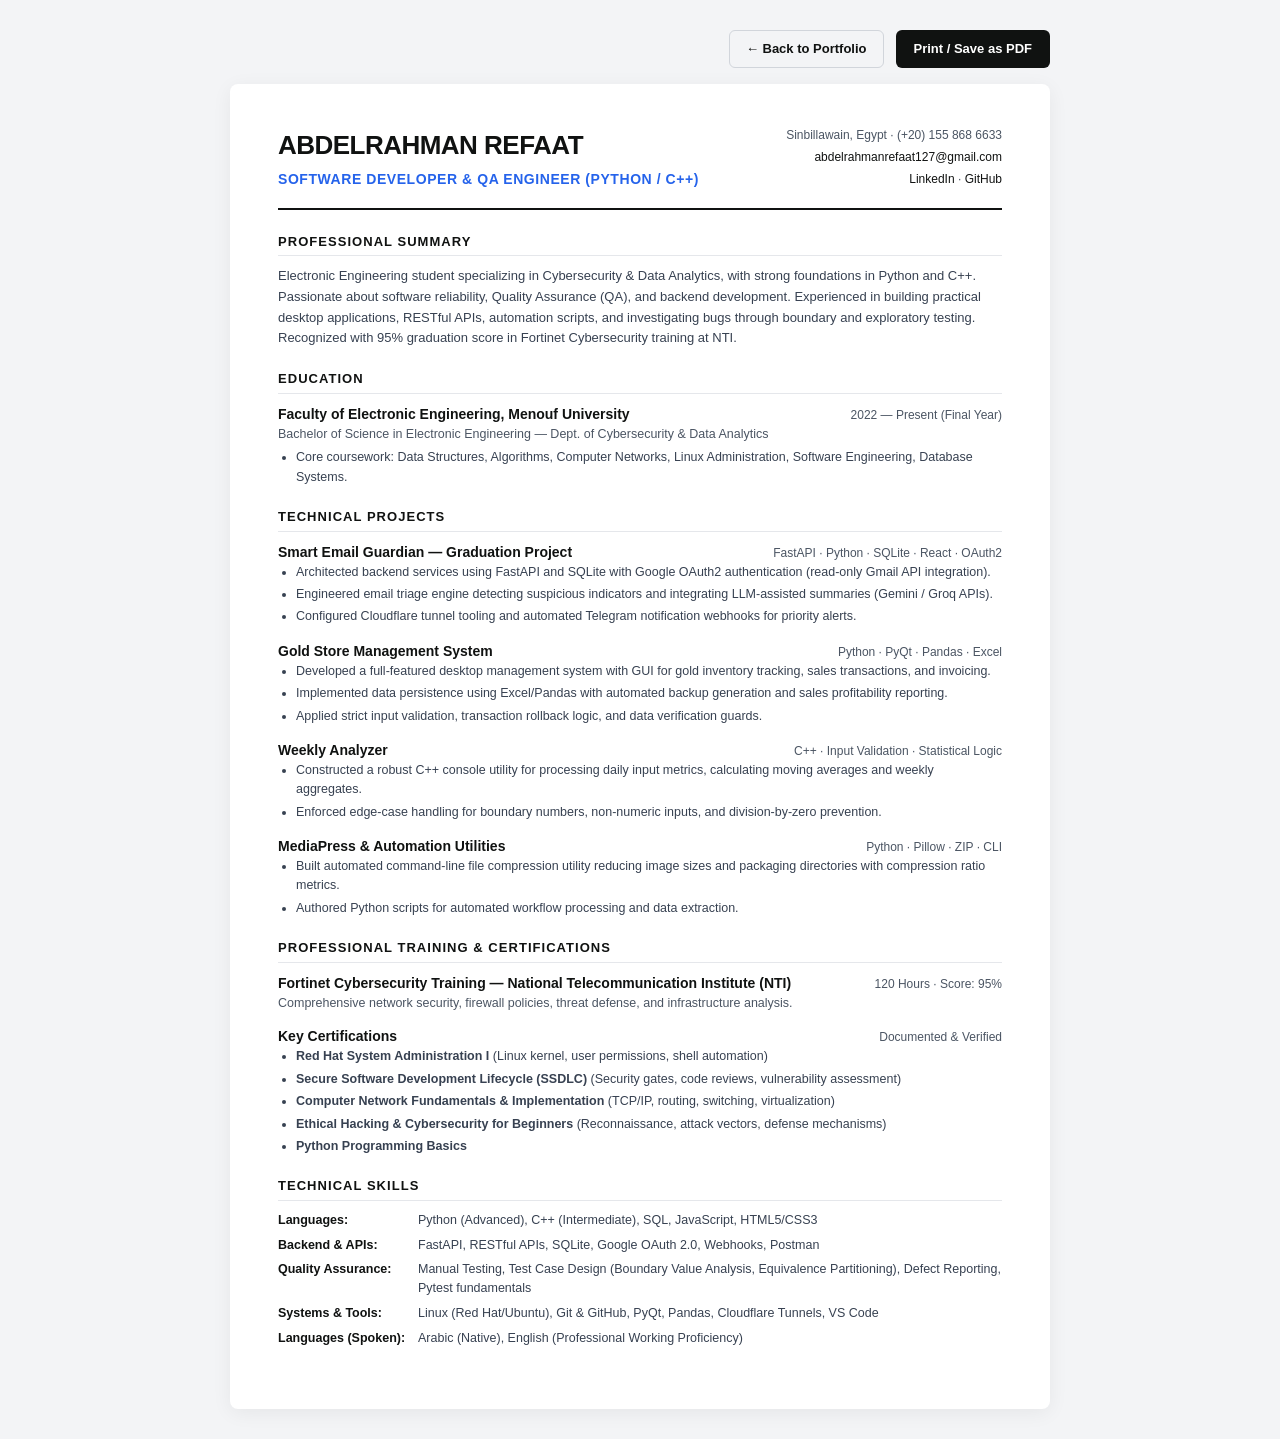
<file: assets/Abdelrahman_Refaat_CV.html>
<!doctype html>
<html lang="en">
<head>
  <meta charset="utf-8" />
  <meta name="viewport" content="width=device-width, initial-scale=1" />
  <title>Abdelrahman Refaat Elsayed — CV / Resume</title>
  <style>
    :root {
      --primary: #101211;
      --accent: #2563eb;
      --muted: #4b5563;
      --border: #e5e7eb;
      --bg: #ffffff;
      --font: 'Segoe UI', -apple-system, BlinkMacSystemFont, Roboto, sans-serif;
    }
    * { box-sizing: border-box; margin: 0; padding: 0; }
    body {
      background: #f3f4f6;
      color: var(--primary);
      font-family: var(--font);
      line-height: 1.5;
      padding: 30px 15px;
      -webkit-font-smoothing: antialiased;
    }
    .cv-container {
      max-width: 820px;
      margin: 0 auto;
      background: var(--bg);
      padding: 42px 48px;
      border-radius: 8px;
      box-shadow: 0 4px 20px rgba(0,0,0,0.06);
    }
    .cv-header {
      border-bottom: 2px solid var(--primary);
      padding-bottom: 18px;
      margin-bottom: 22px;
      display: flex;
      justify-content: space-between;
      align-items: flex-start;
      flex-wrap: wrap;
      gap: 16px;
    }
    .cv-title h1 {
      font-size: 26px;
      font-weight: 800;
      letter-spacing: -0.02em;
      text-transform: uppercase;
      color: var(--primary);
    }
    .cv-title h2 {
      font-size: 14px;
      font-weight: 600;
      color: #2563eb;
      margin-top: 4px;
      letter-spacing: 0.04em;
      text-transform: uppercase;
    }
    .cv-contacts {
      font-size: 12px;
      color: var(--muted);
      display: flex;
      flex-direction: column;
      gap: 4px;
      text-align: right;
    }
    .cv-contacts a {
      color: var(--primary);
      text-decoration: none;
      font-weight: 500;
    }
    .cv-contacts a:hover {
      text-decoration: underline;
    }
    .print-actions {
      max-width: 820px;
      margin: 0 auto 16px;
      display: flex;
      justify-content: flex-end;
      gap: 12px;
    }
    .btn-print {
      background: var(--primary);
      color: #fff;
      border: none;
      padding: 8px 18px;
      border-radius: 6px;
      font-size: 13px;
      font-weight: 600;
      cursor: pointer;
      display: inline-flex;
      align-items: center;
      gap: 6px;
    }
    .btn-print:hover { background: #222; }
    .btn-back {
      background: transparent;
      color: var(--primary);
      border: 1px solid #d1d5db;
      padding: 8px 16px;
      border-radius: 6px;
      font-size: 13px;
      text-decoration: none;
      font-weight: 600;
    }

    section {
      margin-bottom: 20px;
    }
    .section-title {
      font-size: 13px;
      font-weight: 800;
      letter-spacing: 0.08em;
      text-transform: uppercase;
      color: var(--primary);
      border-bottom: 1px solid var(--border);
      padding-bottom: 4px;
      margin-bottom: 10px;
      display: flex;
      justify-content: space-between;
      align-items: baseline;
    }
    .summary-text {
      font-size: 13px;
      color: #374151;
      line-height: 1.6;
    }
    .entry {
      margin-bottom: 14px;
    }
    .entry:last-child {
      margin-bottom: 0;
    }
    .entry-head {
      display: flex;
      justify-content: space-between;
      align-items: baseline;
      font-size: 13px;
    }
    .entry-head strong {
      font-size: 14px;
      color: var(--primary);
    }
    .entry-head span.date {
      font-size: 12px;
      color: var(--muted);
      font-weight: 500;
    }
    .entry-subhead {
      font-size: 12.5px;
      color: var(--muted);
      margin-bottom: 5px;
      font-weight: 500;
    }
    ul.bullets {
      margin-left: 18px;
      font-size: 12.5px;
      color: #374151;
      line-height: 1.55;
    }
    ul.bullets li {
      margin-bottom: 3px;
    }
    .skills-grid {
      display: grid;
      grid-template-columns: 140px 1fr;
      row-gap: 6px;
      font-size: 12.5px;
    }
    .skills-label {
      font-weight: 700;
      color: var(--primary);
    }
    .skills-list {
      color: #374151;
    }

    @media print {
      body {
        background: #fff;
        padding: 0;
      }
      .print-actions {
        display: none !important;
      }
      .cv-container {
        box-shadow: none;
        padding: 0;
        max-width: 100%;
      }
      @page {
        margin: 14mm 16mm;
      }
    }
  </style>
</head>
<body>
  <div class="print-actions">
    <a href="../#about" class="btn-back">← Back to Portfolio</a>
    <button onclick="window.print()" class="btn-print">Print / Save as PDF</button>
  </div>

  <div class="cv-container">
    <header class="cv-header">
      <div class="cv-title">
        <h1>Abdelrahman Refaat</h1>
        <h2>Software Developer & QA Engineer (Python / C++)</h2>
      </div>
      <div class="cv-contacts">
        <div>Sinbillawain, Egypt · (+20) 155 868 6633</div>
        <div><a href="mailto:abdelrahmanrefaat127@gmail.com">abdelrahmanrefaat127@gmail.com</a></div>
        <div>
          <a href="https://linkedin.com/in/abdelrahman-refaat-4b2001256/" target="_blank">LinkedIn</a> ·
          <a href="https://github.com/AbdelrahmanRefaat-72" target="_blank">GitHub</a>
        </div>
      </div>
    </header>

    <section>
      <h3 class="section-title">Professional Summary</h3>
      <p class="summary-text">
        Electronic Engineering student specializing in Cybersecurity & Data Analytics, with strong foundations in Python and C++. Passionate about software reliability, Quality Assurance (QA), and backend development. Experienced in building practical desktop applications, RESTful APIs, automation scripts, and investigating bugs through boundary and exploratory testing. Recognized with 95% graduation score in Fortinet Cybersecurity training at NTI.
      </p>
    </section>

    <section>
      <h3 class="section-title">Education</h3>
      <div class="entry">
        <div class="entry-head">
          <strong>Faculty of Electronic Engineering, Menouf University</strong>
          <span class="date">2022 — Present (Final Year)</span>
        </div>
        <div class="entry-subhead">Bachelor of Science in Electronic Engineering — Dept. of Cybersecurity & Data Analytics</div>
        <ul class="bullets">
          <li>Core coursework: Data Structures, Algorithms, Computer Networks, Linux Administration, Software Engineering, Database Systems.</li>
        </ul>
      </div>
    </section>

    <section>
      <h3 class="section-title">Technical Projects</h3>

      <div class="entry">
        <div class="entry-head">
          <strong>Smart Email Guardian — Graduation Project</strong>
          <span class="date">FastAPI · Python · SQLite · React · OAuth2</span>
        </div>
        <ul class="bullets">
          <li>Architected backend services using FastAPI and SQLite with Google OAuth2 authentication (read-only Gmail API integration).</li>
          <li>Engineered email triage engine detecting suspicious indicators and integrating LLM-assisted summaries (Gemini / Groq APIs).</li>
          <li>Configured Cloudflare tunnel tooling and automated Telegram notification webhooks for priority alerts.</li>
        </ul>
      </div>

      <div class="entry">
        <div class="entry-head">
          <strong>Gold Store Management System</strong>
          <span class="date">Python · PyQt · Pandas · Excel</span>
        </div>
        <ul class="bullets">
          <li>Developed a full-featured desktop management system with GUI for gold inventory tracking, sales transactions, and invoicing.</li>
          <li>Implemented data persistence using Excel/Pandas with automated backup generation and sales profitability reporting.</li>
          <li>Applied strict input validation, transaction rollback logic, and data verification guards.</li>
        </ul>
      </div>

      <div class="entry">
        <div class="entry-head">
          <strong>Weekly Analyzer</strong>
          <span class="date">C++ · Input Validation · Statistical Logic</span>
        </div>
        <ul class="bullets">
          <li>Constructed a robust C++ console utility for processing daily input metrics, calculating moving averages and weekly aggregates.</li>
          <li>Enforced edge-case handling for boundary numbers, non-numeric inputs, and division-by-zero prevention.</li>
        </ul>
      </div>

      <div class="entry">
        <div class="entry-head">
          <strong>MediaPress & Automation Utilities</strong>
          <span class="date">Python · Pillow · ZIP · CLI</span>
        </div>
        <ul class="bullets">
          <li>Built automated command-line file compression utility reducing image sizes and packaging directories with compression ratio metrics.</li>
          <li>Authored Python scripts for automated workflow processing and data extraction.</li>
        </ul>
      </div>
    </section>

    <section>
      <h3 class="section-title">Professional Training & Certifications</h3>
      <div class="entry">
        <div class="entry-head">
          <strong>Fortinet Cybersecurity Training — National Telecommunication Institute (NTI)</strong>
          <span class="date">120 Hours · Score: 95%</span>
        </div>
        <div class="entry-subhead">Comprehensive network security, firewall policies, threat defense, and infrastructure analysis.</div>
      </div>
      <div class="entry">
        <div class="entry-head">
          <strong>Key Certifications</strong>
          <span class="date">Documented & Verified</span>
        </div>
        <ul class="bullets">
          <li><strong>Red Hat System Administration I</strong> (Linux kernel, user permissions, shell automation)</li>
          <li><strong>Secure Software Development Lifecycle (SSDLC)</strong> (Security gates, code reviews, vulnerability assessment)</li>
          <li><strong>Computer Network Fundamentals & Implementation</strong> (TCP/IP, routing, switching, virtualization)</li>
          <li><strong>Ethical Hacking & Cybersecurity for Beginners</strong> (Reconnaissance, attack vectors, defense mechanisms)</li>
          <li><strong>Python Programming Basics</strong></li>
        </ul>
      </div>
    </section>

    <section>
      <h3 class="section-title">Technical Skills</h3>
      <div class="skills-grid">
        <div class="skills-label">Languages:</div>
        <div class="skills-list">Python (Advanced), C++ (Intermediate), SQL, JavaScript, HTML5/CSS3</div>

        <div class="skills-label">Backend & APIs:</div>
        <div class="skills-list">FastAPI, RESTful APIs, SQLite, Google OAuth 2.0, Webhooks, Postman</div>

        <div class="skills-label">Quality Assurance:</div>
        <div class="skills-list">Manual Testing, Test Case Design (Boundary Value Analysis, Equivalence Partitioning), Defect Reporting, Pytest fundamentals</div>

        <div class="skills-label">Systems & Tools:</div>
        <div class="skills-list">Linux (Red Hat/Ubuntu), Git & GitHub, PyQt, Pandas, Cloudflare Tunnels, VS Code</div>

        <div class="skills-label">Languages (Spoken):</div>
        <div class="skills-list">Arabic (Native), English (Professional Working Proficiency)</div>
      </div>
    </section>
  </div>
</body>
</html>
</file>
